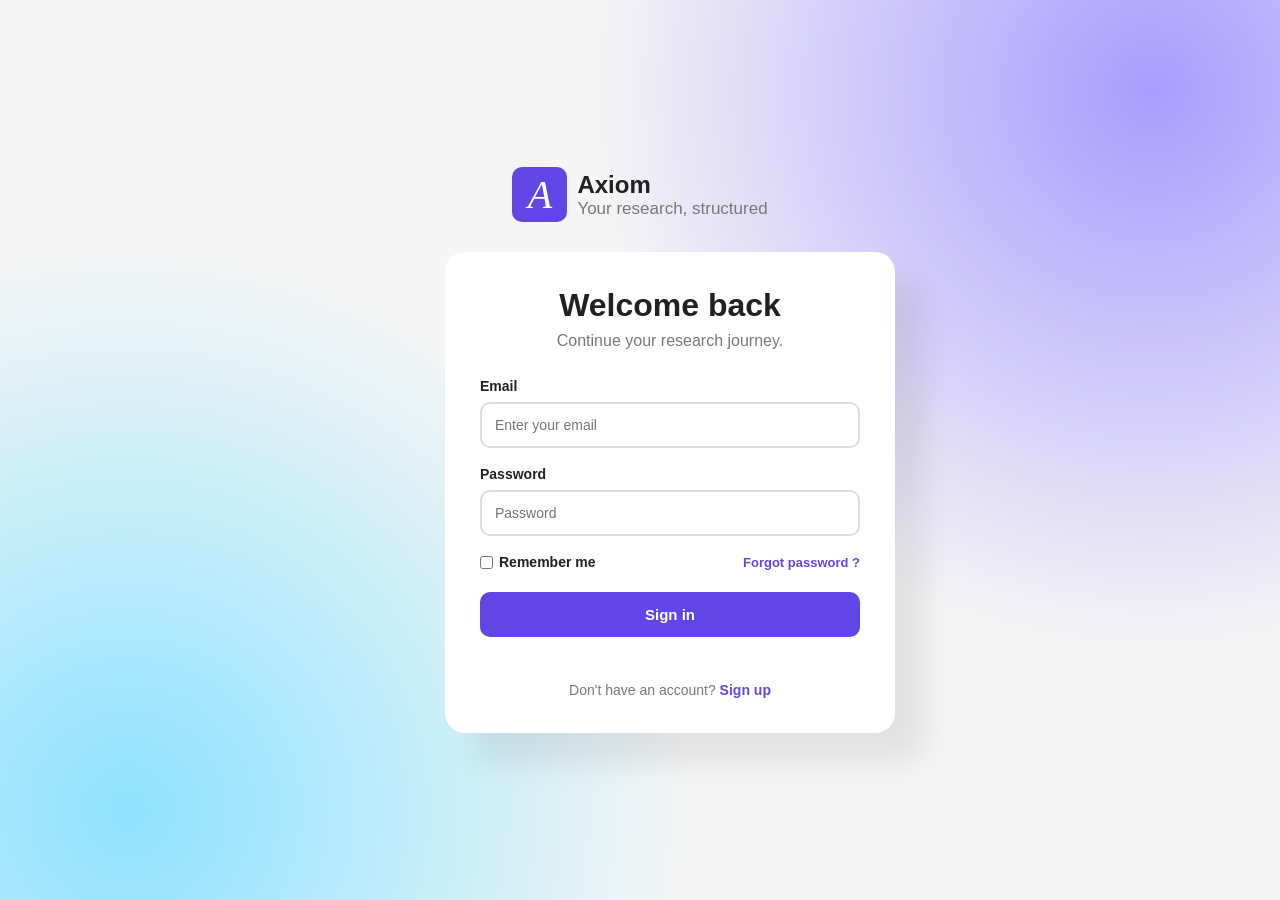
<file: Log in page/index.html>
<!DOCTYPE html>
<html lang="en">
<head>
    <meta charset="UTF-8">
    <meta name="viewport" content="width=device-width, initial-scale=1.0">
    <title>Axiom login page</title>
    <link rel="stylesheet" href="style.css">
</head>
<body>
    
<div class=" login-container">
  <div class=" logo">
        <div class="logo-icon">A</div>
<div>
    <h2>Axiom</h2>
    <p>Your research, structured</p>
</div>
  </div>

<div class="login-box">
    <h1>Welcome back</h1>
    <P class="subtitle">Continue your research journey.</P>
    <form id="loginform">
       <label for="email">Email</label>
       <input type="email" id="email" placeholder="Enter your email " required>

       <label for="password">Password</label>
       <input type="password" id="password" placeholder="Password" required>
       <div class="options">
        <label class=" remember">
            <input type="checkbox">Remember me
        </label>

        <a href="#">Forgot password ?</a>
       </div>
    <button type="submit"> Sign in</button>
 </form>
    <p class="Signup">Don't have an account?
    <a href="../Create account page/create.html">Sign up </a>

    </p>
</div>
</div>


<script src="script.js"></script>
































































































</body>
</html>
</file>
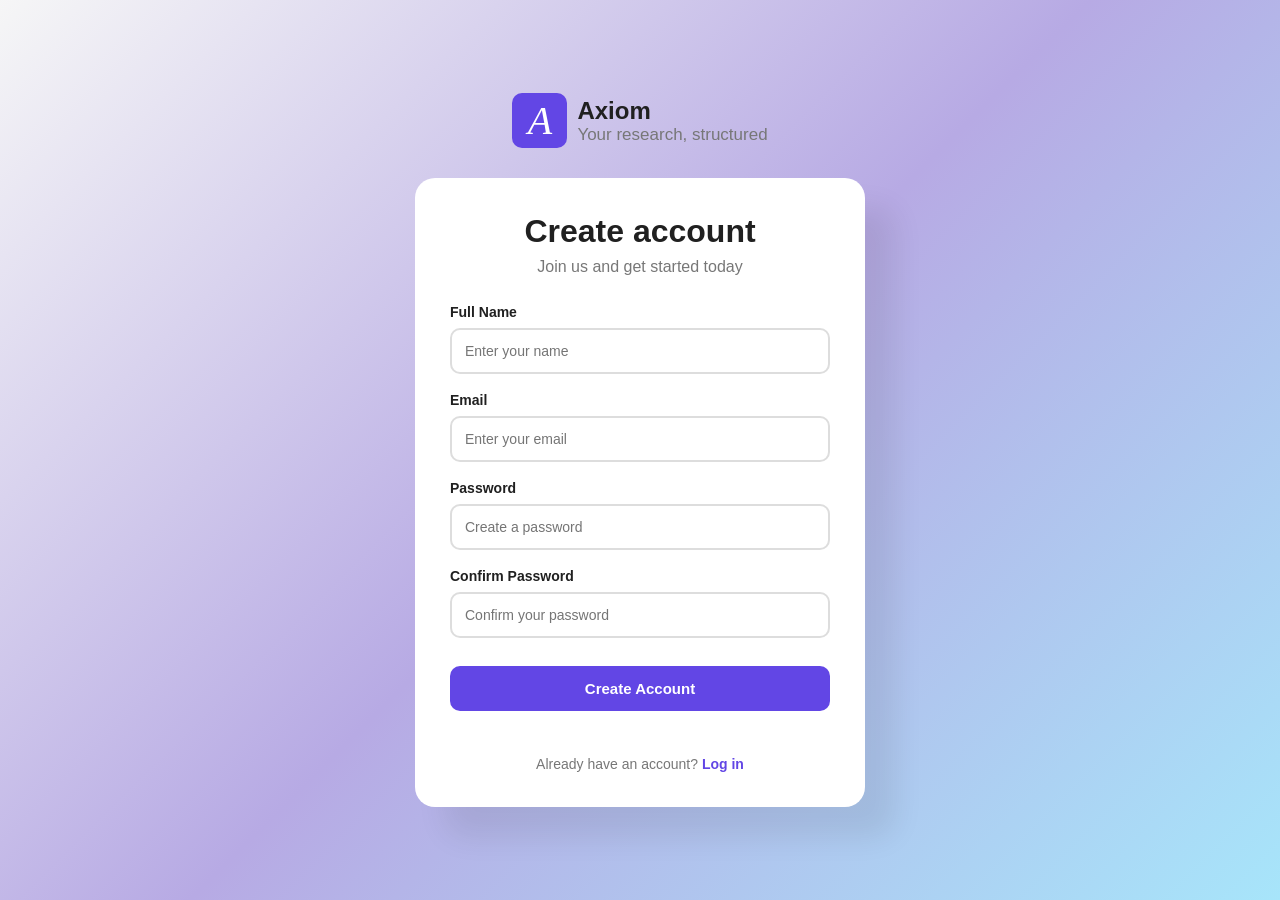
<file: Create account page/create.html>
<!DOCTYPE html>
<html lang="en">
<head>
    <meta charset="UTF-8">
    <meta name="viewport" content="width=device-width, initial-scale=1.0">
    <title>Create account</title>
    <link rel="stylesheet" href="style.css">
</head>
<body>
    
    <div class="create-accountcontainer">
             <div class=" logo">
                <div class="logo-icon">A</div>
<div>
    <h2>Axiom</h2>
    <p>Your research, structured</p>
</div>
  </div>

  <div class="create-accountbox">
<h1>Create account</h1>
<p class="subtitle">Join us and get started today</p>

<form id="createForm">
<label for="Full Name ">Full Name</label>
<input type="text" id="fullName" placeholder="Enter your name">

<label for="Email">Email</label>
<input type="Email" id="email" placeholder="Enter your email">

<label for="Password">Password</label>
<input type="Password" id="password" placeholder="Create a password">

<label for="Confirm Password">Confirm Password</label>
<input type="Password" id="confirmPassword" placeholder="Confirm your password">

<button type="submit">Create Account</button>

</form>

<p class="Signup">Already have an account?
<a href="../Log in page/index.html">Log in</a>
</p>

 </div>
</div>
    <script src="script.js"></script>
</body>
</html>
</file>
<file: Log in page/style.css>
*{
    margin: 0;
    padding: 0;
    box-sizing: border-box;
}

body {

font-family: Arial, Helvetica, sans-serif;
min-height: 100vh;
background: radial-gradient( circle at 10% 90%, #8de3ff 0%, transparent 40%),
    radial-gradient(circle at 90% 10%, #a99cff 0%, transparent 40%), #f4f6ff;
background-color:whitesmoke;
display: flex;
justify-content:center ;
align-items: center;
color: #202020;
}

.login-container{
width: 100%;
max-width:430px ;
padding: 30px 20px;
}

.logo{
    display: flex;
    justify-content: center;
    align-items: center;
    gap: 10px;
    margin-bottom: 30px;
}

.login-box{
    background:rgb(255, 255, 255);
    padding: 35px;
    border-radius: 20px;
    box-shadow: 30px 30px 30px rgba(0, 0, 0, 0.08);
    border: 10px  #202020;
    width: 450px;
}
  
.logo-icon{
    width: 55px;
    height: 55px;
    background: #6246e5;
    color: white;
    border-radius: 10px;
    display: flex;
    justify-content: center;
    align-items: center;
    font-size: 40px;
    font-weight: bolds;
    font-style: italic;
    font-family:cursive;
}

.logo h2{
font-size: 24px;
}
 .logo p{
    color: #777;
    font-size: 17px;
 }



 .login-box h1{
    text-align: center;
    color:#202020;
    margin-bottom: 8px;
 }

 .subtitle{
    text-align: center;
    color: #777;
    margin-bottom: 28px;
 }

 form{
    display: flex;
    flex-direction: column;
 }

 label{
    font-size: 14px;
    font-weight: 600;
    margin-bottom: 8px;
 }


 input[type="email"],input[type="password"] {
padding: 13px;
border: 2px solid #ddd;
border-radius: 10px;
margin-bottom: 18px;
font-size: 14px;
outline: none;

 }

 
 input[type="email"] :focus,input[type="password"]:focus{
    border-color: #6246e5;
 }

 .options{
    display: flex;
    justify-content: space-between;
    align-items: center;
    margin-bottom: 22px;
    font-size: 13px;
 }

 .remember{
    display: flex;
    align-items: center;
    gap: 6px;
    margin: 0;
 }


 .options a,.Signup a{
    color: #6246e5;
    text-decoration:none;
    font-weight:bolder;
 }

 button{
    border: none;
    background: #6246e5;
    color: white;
    padding: 14px;
    border-radius: 10px;
    font-size: 15px;
    font-weight: bold;
    cursor: pointer;
    margin-bottom: 20px;
 }

 button:hover{
    background: #5035cc;
 }

 .Signup{
    text-align: center;
    margin-top: 25px;
    color: #777;
    font-size: 14px;
 }
</file>
<file: Create account page/style.css>
*{
    margin: 0;
    padding: 0;
    box-sizing: border-box;
}

body{
    font-family: Arial, Helvetica, sans-serif;
min-height: 100vh;
background:  linear-gradient( 135deg,#f9fafc35 0%, #b7aae4 50%,#a7e5fa);
background-color: whitesmoke;
display: flex;
justify-content:center ;
align-items: center;
color: #202020;
}

.Create-accountcontainer{
width: 100%;
max-width:430px ;
padding: 30px 20px;
}

.logo{
      display: flex;
    justify-content: center;
    align-items: center;
    gap: 10px;
    margin-bottom: 30px;
}

.logo-icon{
       width: 55px;
    height: 55px;
    background: #6246e5;
    color: white;
    border-radius: 10px;
    display: flex;
    justify-content: center;
    align-items: center;
    font-size: 40px;
    font-weight: bolds;
    font-style: italic;
    font-family:cursive;
}

.create-accountbox{
     background:rgb(255, 255, 255);
    padding: 35px;
    border-radius: 20px;
    box-shadow: 30px 30px 30px rgba(0, 0, 0, 0.08);
    border: 10px  #202020;
    width: 450px;
}


.logo h2{
font-size: 24px;
}
 .logo p{
    color: #777;
    font-size: 17px;
 }



 .create-accountbox h1{
    text-align: center;
    color:#202020;
    margin-bottom: 8px;
 }

 
 .subtitle{
    text-align: center;
    color: #777;
    margin-bottom: 28px;
 }


 input[type="email"],input[type="password"], input[type="Text"] {
padding: 13px;
border: 2px solid #ddd;
border-radius: 10px;
margin-bottom: 18px;
font-size: 14px;
outline: none;

 }

 
 input[type="email"] :focus,input[type="password"]:focus,input[type="Text"]:focus{
    border-color: #6246e5;
 }




 form{
    display: flex;
    flex-direction: column;
 }

 label{
    font-size: 14px;
    font-weight: 600;
    margin-bottom: 8px;
 }

 button{
    border: none;
    background: #6246e5;
    color: white;
    padding: 14px;
    border-radius: 10px;
    font-size: 15px;
    font-weight: bold;
    cursor: pointer;
    margin-bottom: 20px;
    margin-top: 10px;
 }

 button:hover{
    background: #5035cc;
 }

 .Signup{
    text-align: center;
    margin-top: 25px;
    color: #777;
    font-size: 14px;
 }
.Signup a{
    color: #6246e5;
    text-decoration:none;
    font-weight:bolder;
}
</file>
